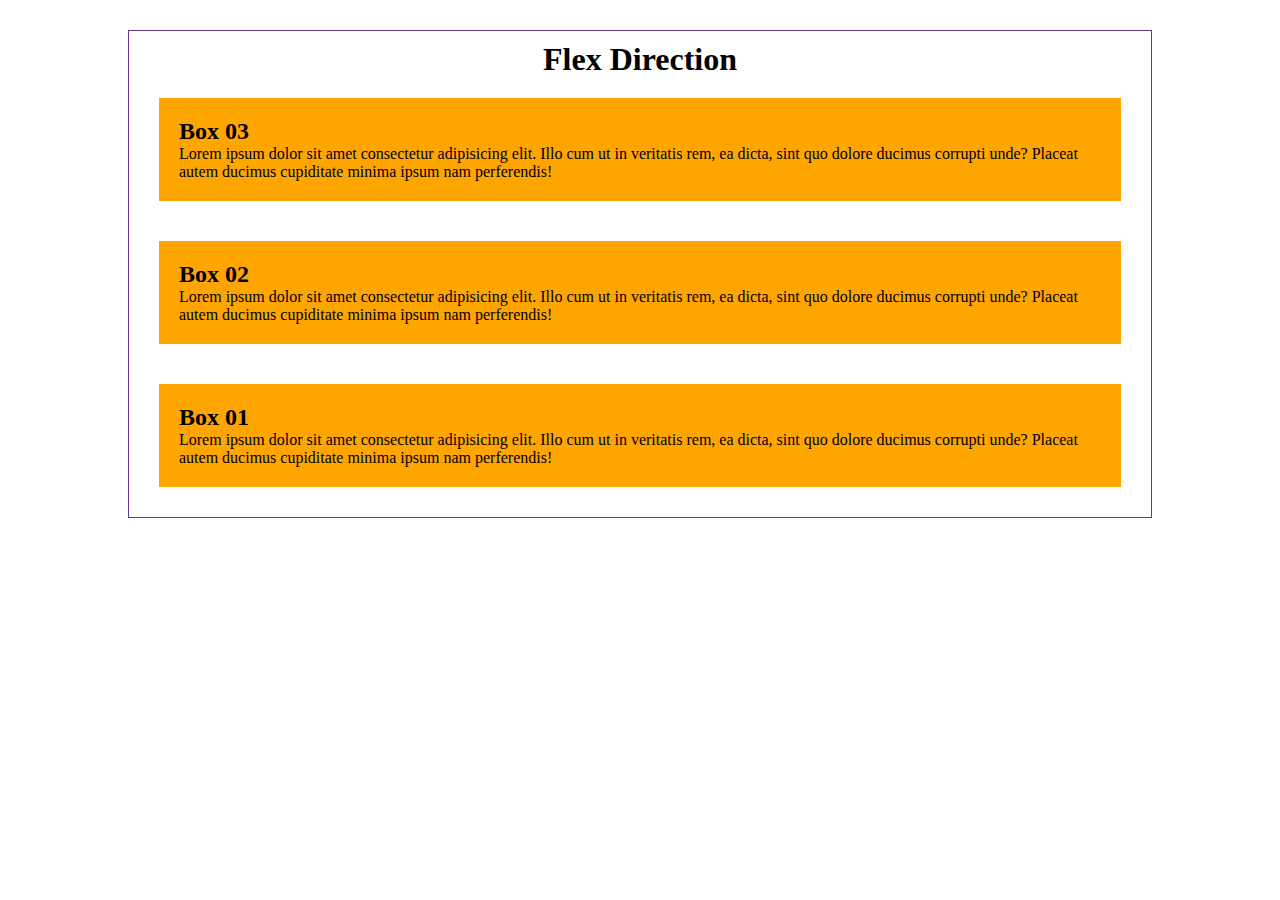
<file: 01.flex-direction/index.html>
<!DOCTYPE html>
<html lang="en">
<head>
    <meta charset="UTF-8">
    <meta name="viewport" content="width=device-width, initial-scale=1.0">
    <title>01. Flex Direction - Flexbox</title>
    <link rel="stylesheet" href="app.css">
</head>
<body>
    <!-- 
        Values 
        row
        row-reverse
        column
        column-reverse
     -->
     <div class="main">
        <h1>Flex Direction</h1>
        <div class="box">
            <div class="single-box">
                <h2>Box 01</h2>
                <p>
                    Lorem ipsum dolor sit amet consectetur adipisicing elit. Illo cum ut in veritatis rem, ea dicta, sint quo dolore ducimus corrupti unde? Placeat autem ducimus cupiditate minima ipsum nam perferendis!
                </p>
            </div>
            <div class="single-box">
                <h2>Box 02</h2>
                <p>
                    Lorem ipsum dolor sit amet consectetur adipisicing elit. Illo cum ut in veritatis rem, ea dicta, sint quo dolore ducimus corrupti unde? Placeat autem ducimus cupiditate minima ipsum nam perferendis!
                </p>
            </div>
            <div class="single-box">
                <h2>Box 03</h2>
                <p>
                    Lorem ipsum dolor sit amet consectetur adipisicing elit. Illo cum ut in veritatis rem, ea dicta, sint quo dolore ducimus corrupti unde? Placeat autem ducimus cupiditate minima ipsum nam perferendis!
                </p>
            </div>
        </div>
     </div>
</body>
</html>
</file>
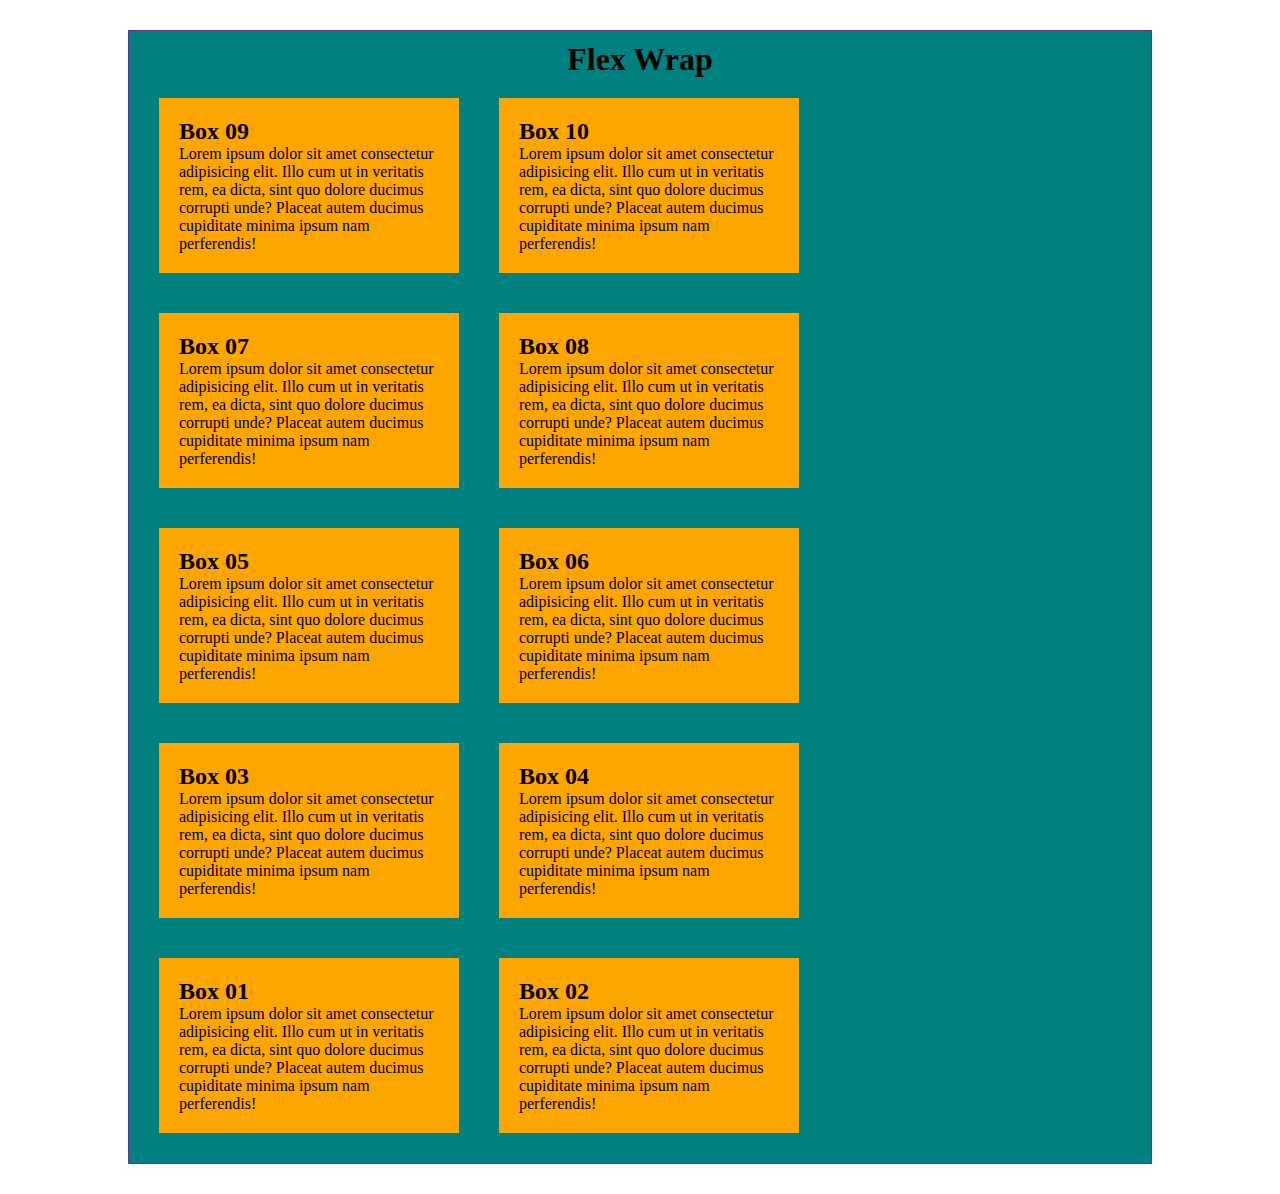
<file: 02.flex-wrap/index.html>
<!DOCTYPE html>
<html lang="en">
<head>
    <meta charset="UTF-8">
    <meta name="viewport" content="width=device-width, initial-scale=1.0">
    <title>02. Flex Wrap - Flexbox</title>
    <link rel="stylesheet" href="app.css">
</head>
<body>
    <!-- 
        Values 
        nowrap
        wrap
        wrap-reverse
     -->
     <div class="main">
        <h1>Flex Wrap</h1>
        <div class="box">
            <div class="single-box">
                <h2>Box 01</h2>
                <p>
                    Lorem ipsum dolor sit amet consectetur adipisicing elit. Illo cum ut in veritatis rem, ea dicta, sint quo dolore ducimus corrupti unde? Placeat autem ducimus cupiditate minima ipsum nam perferendis!
                </p>
            </div>
            <div class="single-box">
                <h2>Box 02</h2>
                <p>
                    Lorem ipsum dolor sit amet consectetur adipisicing elit. Illo cum ut in veritatis rem, ea dicta, sint quo dolore ducimus corrupti unde? Placeat autem ducimus cupiditate minima ipsum nam perferendis!
                </p>
            </div>
            <div class="single-box">
                <h2>Box 03</h2>
                <p>
                    Lorem ipsum dolor sit amet consectetur adipisicing elit. Illo cum ut in veritatis rem, ea dicta, sint quo dolore ducimus corrupti unde? Placeat autem ducimus cupiditate minima ipsum nam perferendis!
                </p>
            </div>
            <div class="single-box">
                <h2>Box 04</h2>
                <p>
                    Lorem ipsum dolor sit amet consectetur adipisicing elit. Illo cum ut in veritatis rem, ea dicta, sint quo dolore ducimus corrupti unde? Placeat autem ducimus cupiditate minima ipsum nam perferendis!
                </p>
            </div>
            <div class="single-box">
                <h2>Box 05</h2>
                <p>
                    Lorem ipsum dolor sit amet consectetur adipisicing elit. Illo cum ut in veritatis rem, ea dicta, sint quo dolore ducimus corrupti unde? Placeat autem ducimus cupiditate minima ipsum nam perferendis!
                </p>
            </div>
            <div class="single-box">
                <h2>Box 06</h2>
                <p>
                    Lorem ipsum dolor sit amet consectetur adipisicing elit. Illo cum ut in veritatis rem, ea dicta, sint quo dolore ducimus corrupti unde? Placeat autem ducimus cupiditate minima ipsum nam perferendis!
                </p>
            </div>
            <div class="single-box">
                <h2>Box 07</h2>
                <p>
                    Lorem ipsum dolor sit amet consectetur adipisicing elit. Illo cum ut in veritatis rem, ea dicta, sint quo dolore ducimus corrupti unde? Placeat autem ducimus cupiditate minima ipsum nam perferendis!
                </p>
            </div>
            <div class="single-box">
                <h2>Box 08</h2>
                <p>
                    Lorem ipsum dolor sit amet consectetur adipisicing elit. Illo cum ut in veritatis rem, ea dicta, sint quo dolore ducimus corrupti unde? Placeat autem ducimus cupiditate minima ipsum nam perferendis!
                </p>
            </div>
            <div class="single-box">
                <h2>Box 09</h2>
                <p>
                    Lorem ipsum dolor sit amet consectetur adipisicing elit. Illo cum ut in veritatis rem, ea dicta, sint quo dolore ducimus corrupti unde? Placeat autem ducimus cupiditate minima ipsum nam perferendis!
                </p>
            </div>
            <div class="single-box">
                <h2>Box 10</h2>
                <p>
                    Lorem ipsum dolor sit amet consectetur adipisicing elit. Illo cum ut in veritatis rem, ea dicta, sint quo dolore ducimus corrupti unde? Placeat autem ducimus cupiditate minima ipsum nam perferendis!
                </p>
            </div>
        </div>
     </div>
</body>
</html>
</file>
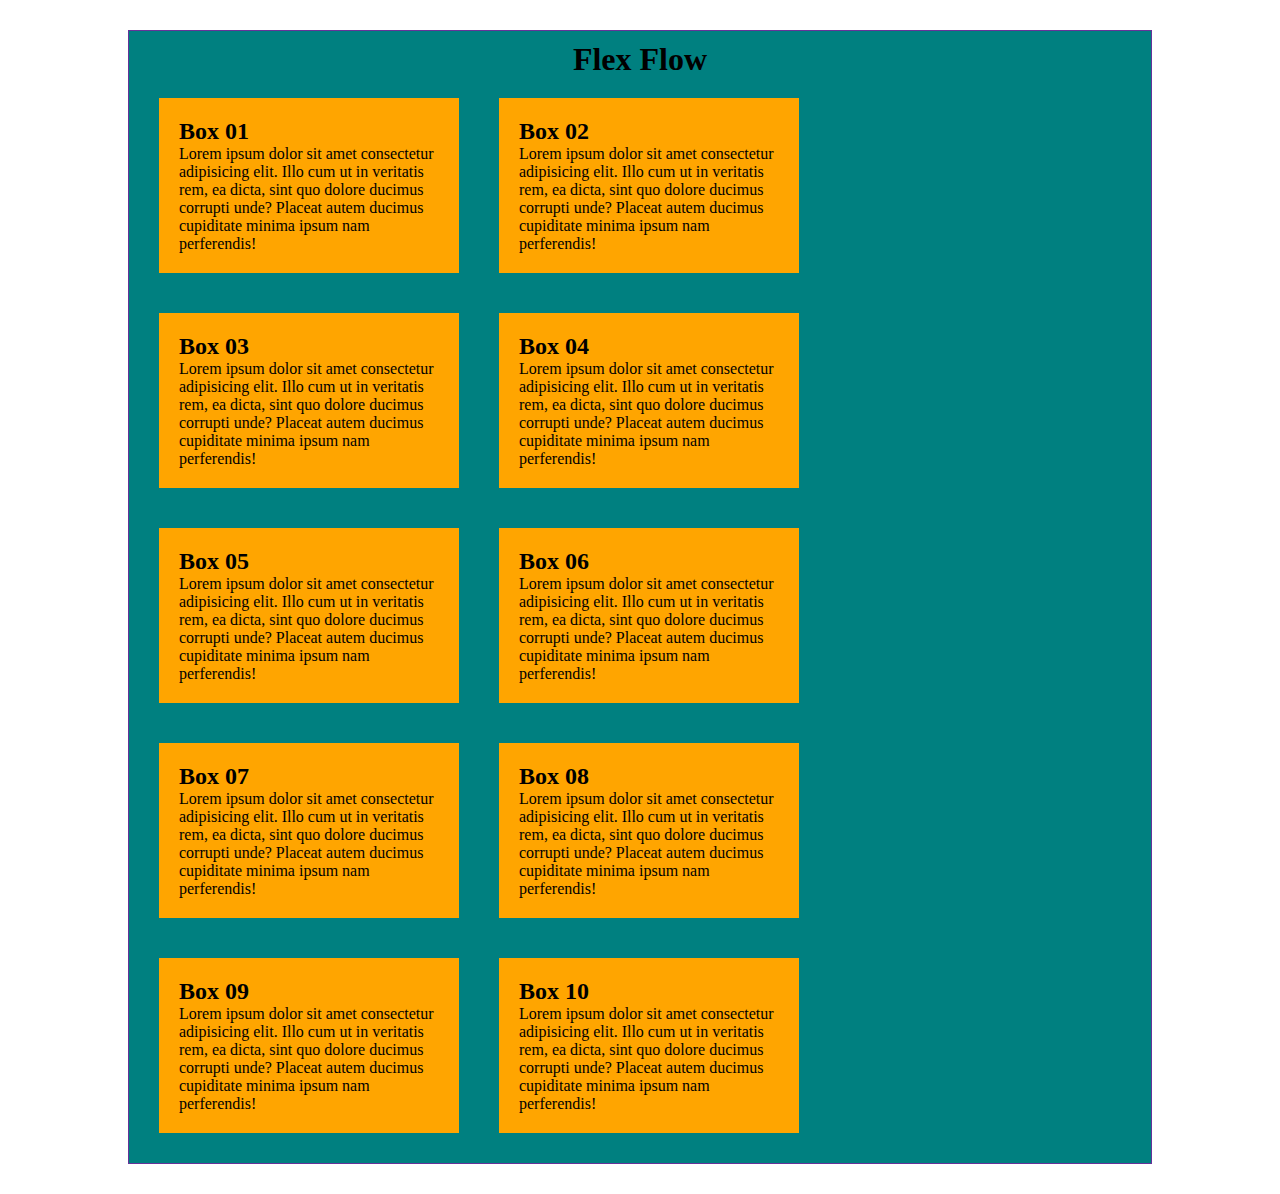
<file: 03.flex-flow/index.html>
<!DOCTYPE html>
<html lang="en">
<head>
    <meta charset="UTF-8">
    <meta name="viewport" content="width=device-width, initial-scale=1.0">
    <title>03. Flex Flow - Flexbox</title>
    <link rel="stylesheet" href="app.css">
</head>
<body>
    <!-- 
        Values 
        Direction + Wrap => Flow;
     -->
     <div class="main">
        <h1>Flex Flow</h1>
        <div class="box">
            <div class="single-box">
                <h2>Box 01</h2>
                <p>
                    Lorem ipsum dolor sit amet consectetur adipisicing elit. Illo cum ut in veritatis rem, ea dicta, sint quo dolore ducimus corrupti unde? Placeat autem ducimus cupiditate minima ipsum nam perferendis!
                </p>
            </div>
            <div class="single-box">
                <h2>Box 02</h2>
                <p>
                    Lorem ipsum dolor sit amet consectetur adipisicing elit. Illo cum ut in veritatis rem, ea dicta, sint quo dolore ducimus corrupti unde? Placeat autem ducimus cupiditate minima ipsum nam perferendis!
                </p>
            </div>
            <div class="single-box">
                <h2>Box 03</h2>
                <p>
                    Lorem ipsum dolor sit amet consectetur adipisicing elit. Illo cum ut in veritatis rem, ea dicta, sint quo dolore ducimus corrupti unde? Placeat autem ducimus cupiditate minima ipsum nam perferendis!
                </p>
            </div>
            <div class="single-box">
                <h2>Box 04</h2>
                <p>
                    Lorem ipsum dolor sit amet consectetur adipisicing elit. Illo cum ut in veritatis rem, ea dicta, sint quo dolore ducimus corrupti unde? Placeat autem ducimus cupiditate minima ipsum nam perferendis!
                </p>
            </div>
            <div class="single-box">
                <h2>Box 05</h2>
                <p>
                    Lorem ipsum dolor sit amet consectetur adipisicing elit. Illo cum ut in veritatis rem, ea dicta, sint quo dolore ducimus corrupti unde? Placeat autem ducimus cupiditate minima ipsum nam perferendis!
                </p>
            </div>
            <div class="single-box">
                <h2>Box 06</h2>
                <p>
                    Lorem ipsum dolor sit amet consectetur adipisicing elit. Illo cum ut in veritatis rem, ea dicta, sint quo dolore ducimus corrupti unde? Placeat autem ducimus cupiditate minima ipsum nam perferendis!
                </p>
            </div>
            <div class="single-box">
                <h2>Box 07</h2>
                <p>
                    Lorem ipsum dolor sit amet consectetur adipisicing elit. Illo cum ut in veritatis rem, ea dicta, sint quo dolore ducimus corrupti unde? Placeat autem ducimus cupiditate minima ipsum nam perferendis!
                </p>
            </div>
            <div class="single-box">
                <h2>Box 08</h2>
                <p>
                    Lorem ipsum dolor sit amet consectetur adipisicing elit. Illo cum ut in veritatis rem, ea dicta, sint quo dolore ducimus corrupti unde? Placeat autem ducimus cupiditate minima ipsum nam perferendis!
                </p>
            </div>
            <div class="single-box">
                <h2>Box 09</h2>
                <p>
                    Lorem ipsum dolor sit amet consectetur adipisicing elit. Illo cum ut in veritatis rem, ea dicta, sint quo dolore ducimus corrupti unde? Placeat autem ducimus cupiditate minima ipsum nam perferendis!
                </p>
            </div>
            <div class="single-box">
                <h2>Box 10</h2>
                <p>
                    Lorem ipsum dolor sit amet consectetur adipisicing elit. Illo cum ut in veritatis rem, ea dicta, sint quo dolore ducimus corrupti unde? Placeat autem ducimus cupiditate minima ipsum nam perferendis!
                </p>
            </div>
        </div>
     </div>
</body>
</html>
</file>
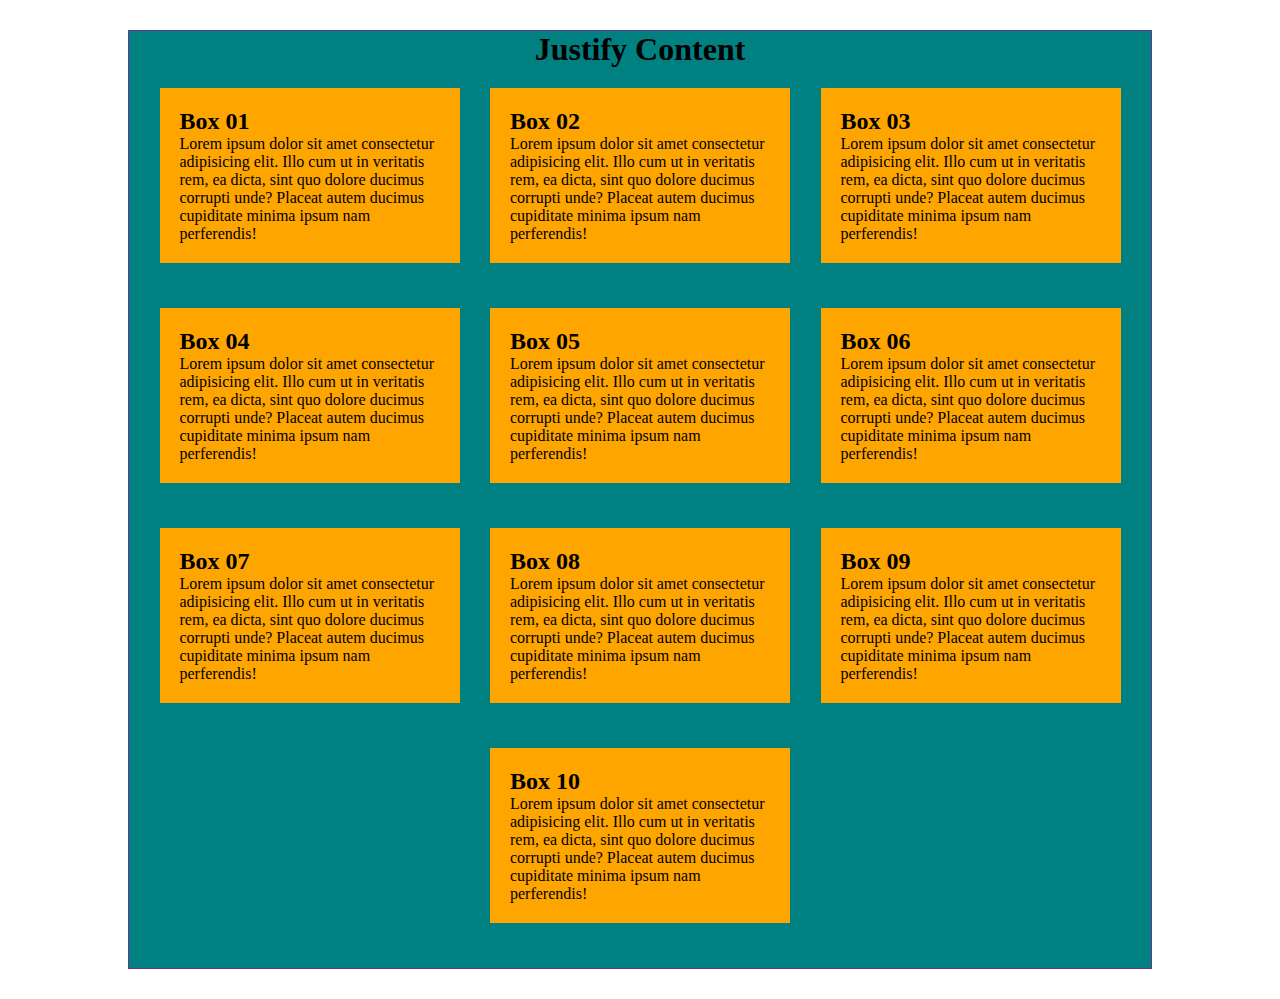
<file: 04.justify-content/index.html>
<!DOCTYPE html>
<html lang="en">
<head>
    <meta charset="UTF-8">
    <meta name="viewport" content="width=device-width, initial-scale=1.0">
    <title>04. Justify Content - Flexbox</title>
    <link rel="stylesheet" href="app.css">
</head>
<body>
    <!-- 
        Values 
        flex-start
        center
        flex-end
        space-around
        space-between
        space-evenly
     -->
     <div class="main">
        <h1>Justify Content</h1>
        <div class="box">
            <div class="single-box">
                <h2>Box 01</h2>
                <p>
                    Lorem ipsum dolor sit amet consectetur adipisicing elit. Illo cum ut in veritatis rem, ea dicta, sint quo dolore ducimus corrupti unde? Placeat autem ducimus cupiditate minima ipsum nam perferendis!
                </p>
            </div>
            <div class="single-box">
                <h2>Box 02</h2>
                <p>
                    Lorem ipsum dolor sit amet consectetur adipisicing elit. Illo cum ut in veritatis rem, ea dicta, sint quo dolore ducimus corrupti unde? Placeat autem ducimus cupiditate minima ipsum nam perferendis!
                </p>
            </div>
            <div class="single-box">
                <h2>Box 03</h2>
                <p>
                    Lorem ipsum dolor sit amet consectetur adipisicing elit. Illo cum ut in veritatis rem, ea dicta, sint quo dolore ducimus corrupti unde? Placeat autem ducimus cupiditate minima ipsum nam perferendis!
                </p>
            </div>
            <div class="single-box">
                <h2>Box 04</h2>
                <p>
                    Lorem ipsum dolor sit amet consectetur adipisicing elit. Illo cum ut in veritatis rem, ea dicta, sint quo dolore ducimus corrupti unde? Placeat autem ducimus cupiditate minima ipsum nam perferendis!
                </p>
            </div>
            <div class="single-box">
                <h2>Box 05</h2>
                <p>
                    Lorem ipsum dolor sit amet consectetur adipisicing elit. Illo cum ut in veritatis rem, ea dicta, sint quo dolore ducimus corrupti unde? Placeat autem ducimus cupiditate minima ipsum nam perferendis!
                </p>
            </div>
            <div class="single-box">
                <h2>Box 06</h2>
                <p>
                    Lorem ipsum dolor sit amet consectetur adipisicing elit. Illo cum ut in veritatis rem, ea dicta, sint quo dolore ducimus corrupti unde? Placeat autem ducimus cupiditate minima ipsum nam perferendis!
                </p>
            </div>
            <div class="single-box">
                <h2>Box 07</h2>
                <p>
                    Lorem ipsum dolor sit amet consectetur adipisicing elit. Illo cum ut in veritatis rem, ea dicta, sint quo dolore ducimus corrupti unde? Placeat autem ducimus cupiditate minima ipsum nam perferendis!
                </p>
            </div>
            <div class="single-box">
                <h2>Box 08</h2>
                <p>
                    Lorem ipsum dolor sit amet consectetur adipisicing elit. Illo cum ut in veritatis rem, ea dicta, sint quo dolore ducimus corrupti unde? Placeat autem ducimus cupiditate minima ipsum nam perferendis!
                </p>
            </div>
            <div class="single-box">
                <h2>Box 09</h2>
                <p>
                    Lorem ipsum dolor sit amet consectetur adipisicing elit. Illo cum ut in veritatis rem, ea dicta, sint quo dolore ducimus corrupti unde? Placeat autem ducimus cupiditate minima ipsum nam perferendis!
                </p>
            </div>
            <div class="single-box">
                <h2>Box 10</h2>
                <p>
                    Lorem ipsum dolor sit amet consectetur adipisicing elit. Illo cum ut in veritatis rem, ea dicta, sint quo dolore ducimus corrupti unde? Placeat autem ducimus cupiditate minima ipsum nam perferendis!
                </p>
            </div>
        </div>
     </div>
</body>
</html>
</file>
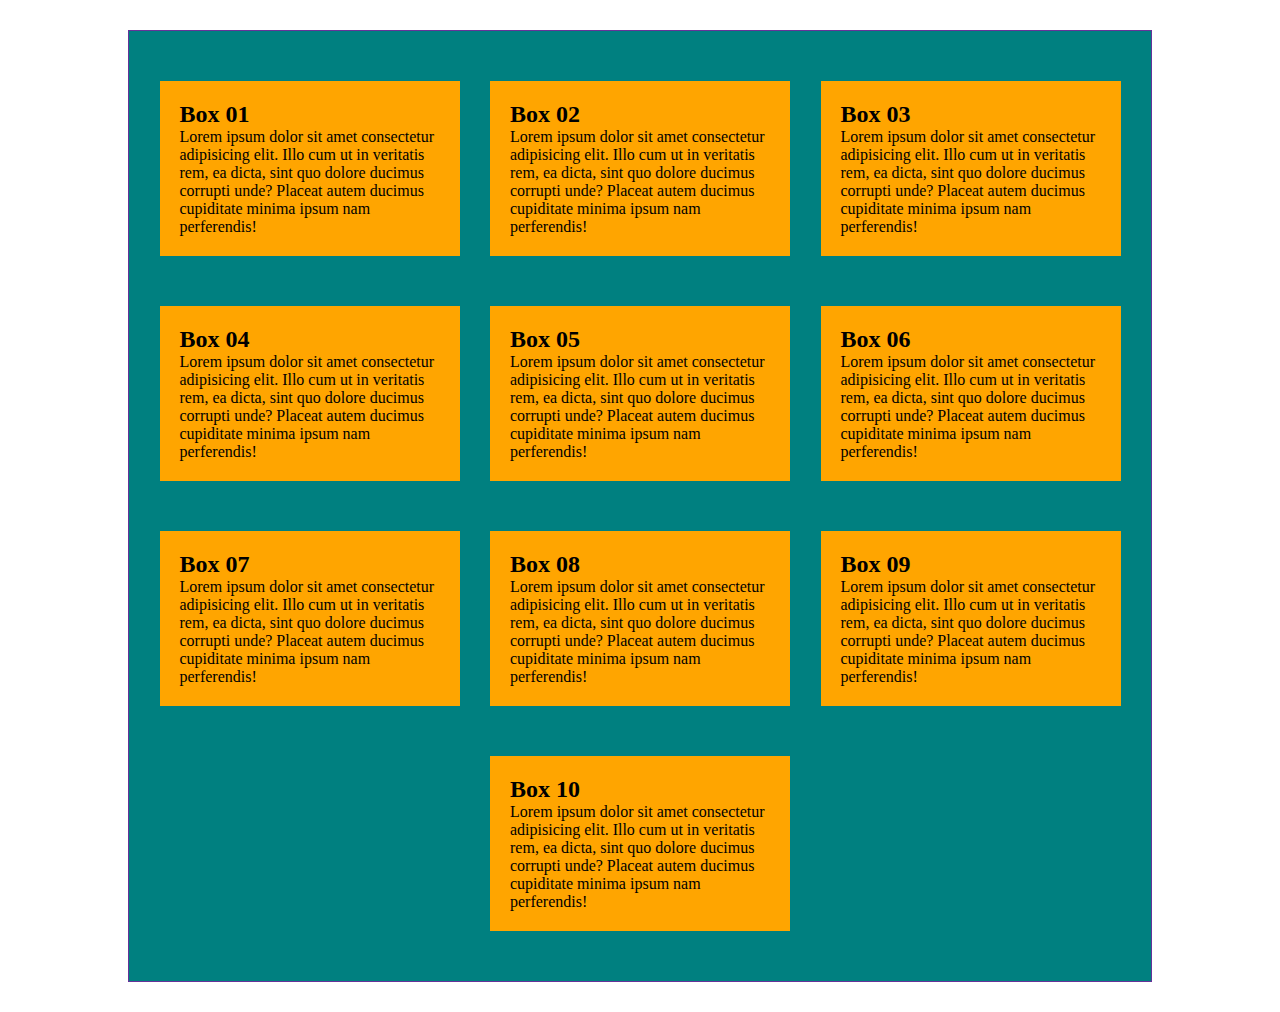
<file: 05.align-content/index.html>
<!DOCTYPE html>
<html lang="en">
<head>
    <meta charset="UTF-8">
    <meta name="viewport" content="width=device-width, initial-scale=1.0">
    <title>05. Align Content - Flexbox</title>
    <link rel="stylesheet" href="app.css">
</head>
<body>
    <!-- 
        Values 
        flex-start
        center
        flex-end
        space-around
        space-between
        space-evenly
     -->
     <div class="main">
        <!-- <h1>Align Content</h1> -->
        <div class="box">
            <div class="single-box">
                <h2>Box 01</h2>
                <p>
                    Lorem ipsum dolor sit amet consectetur adipisicing elit. Illo cum ut in veritatis rem, ea dicta, sint quo dolore ducimus corrupti unde? Placeat autem ducimus cupiditate minima ipsum nam perferendis!
                </p>
            </div>
            <div class="single-box">
                <h2>Box 02</h2>
                <p>
                    Lorem ipsum dolor sit amet consectetur adipisicing elit. Illo cum ut in veritatis rem, ea dicta, sint quo dolore ducimus corrupti unde? Placeat autem ducimus cupiditate minima ipsum nam perferendis!
                </p>
            </div>
            <div class="single-box">
                <h2>Box 03</h2>
                <p>
                    Lorem ipsum dolor sit amet consectetur adipisicing elit. Illo cum ut in veritatis rem, ea dicta, sint quo dolore ducimus corrupti unde? Placeat autem ducimus cupiditate minima ipsum nam perferendis!
                </p>
            </div>
            <div class="single-box">
                <h2>Box 04</h2>
                <p>
                    Lorem ipsum dolor sit amet consectetur adipisicing elit. Illo cum ut in veritatis rem, ea dicta, sint quo dolore ducimus corrupti unde? Placeat autem ducimus cupiditate minima ipsum nam perferendis!
                </p>
            </div>
            <div class="single-box">
                <h2>Box 05</h2>
                <p>
                    Lorem ipsum dolor sit amet consectetur adipisicing elit. Illo cum ut in veritatis rem, ea dicta, sint quo dolore ducimus corrupti unde? Placeat autem ducimus cupiditate minima ipsum nam perferendis!
                </p>
            </div>
            <div class="single-box">
                <h2>Box 06</h2>
                <p>
                    Lorem ipsum dolor sit amet consectetur adipisicing elit. Illo cum ut in veritatis rem, ea dicta, sint quo dolore ducimus corrupti unde? Placeat autem ducimus cupiditate minima ipsum nam perferendis!
                </p>
            </div>
            <div class="single-box">
                <h2>Box 07</h2>
                <p>
                    Lorem ipsum dolor sit amet consectetur adipisicing elit. Illo cum ut in veritatis rem, ea dicta, sint quo dolore ducimus corrupti unde? Placeat autem ducimus cupiditate minima ipsum nam perferendis!
                </p>
            </div>
            <div class="single-box">
                <h2>Box 08</h2>
                <p>
                    Lorem ipsum dolor sit amet consectetur adipisicing elit. Illo cum ut in veritatis rem, ea dicta, sint quo dolore ducimus corrupti unde? Placeat autem ducimus cupiditate minima ipsum nam perferendis!
                </p>
            </div>
            <div class="single-box">
                <h2>Box 09</h2>
                <p>
                    Lorem ipsum dolor sit amet consectetur adipisicing elit. Illo cum ut in veritatis rem, ea dicta, sint quo dolore ducimus corrupti unde? Placeat autem ducimus cupiditate minima ipsum nam perferendis!
                </p>
            </div>
            <div class="single-box">
                <h2>Box 10</h2>
                <p>
                    Lorem ipsum dolor sit amet consectetur adipisicing elit. Illo cum ut in veritatis rem, ea dicta, sint quo dolore ducimus corrupti unde? Placeat autem ducimus cupiditate minima ipsum nam perferendis!
                </p>
            </div>
        </div>
     </div>
</body>
</html>
</file>
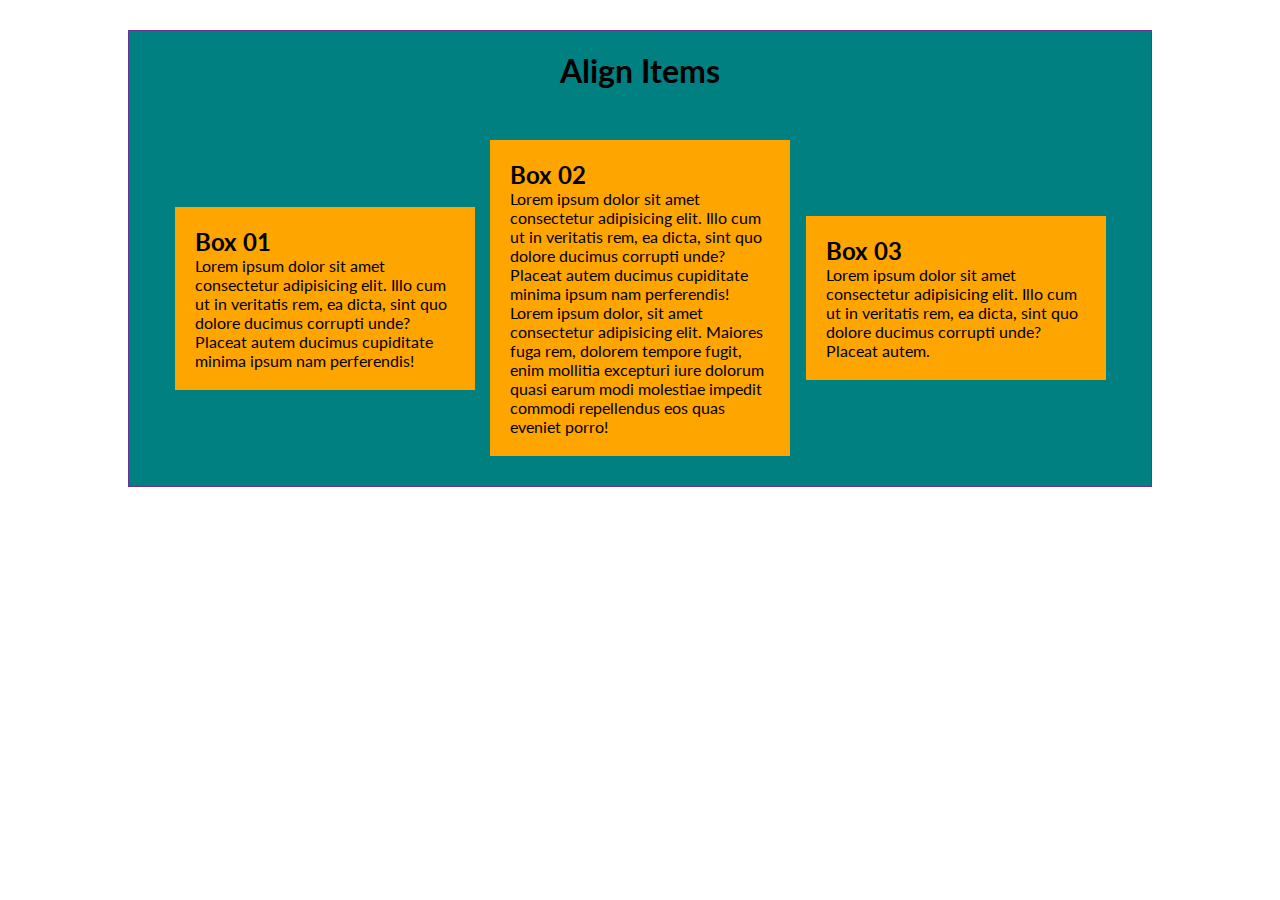
<file: 06.align-items/index.html>
<!DOCTYPE html>
<html lang="en">
<head>
    <meta charset="UTF-8">
    <meta name="viewport" content="width=device-width, initial-scale=1.0">
    <title>06. Align Items - Flexbox</title>
    <link rel="stylesheet" href="app.css">
</head>
<body>
    <!-- 
        Values 
        flex-start
        center
        flex-end
        stretch
     -->
     <div class="main">
        <h1>Align Items</h1>
        <div class="box">
            <div class="single-box">
                <h2>Box 01</h2>
                <p>
                    Lorem ipsum dolor sit amet consectetur adipisicing elit. Illo cum ut in veritatis rem, ea dicta, sint quo dolore ducimus corrupti unde? Placeat autem ducimus cupiditate minima ipsum nam perferendis!
                </p>
            </div>
            <div class="single-box">
                <h2>Box 02</h2>
                <p>
                    Lorem ipsum dolor sit amet consectetur adipisicing elit. Illo cum ut in veritatis rem, ea dicta, sint quo dolore ducimus corrupti unde? Placeat autem ducimus cupiditate minima ipsum nam perferendis! Lorem ipsum dolor, sit amet consectetur adipisicing elit. Maiores fuga rem, dolorem tempore fugit, enim mollitia excepturi iure dolorum quasi earum modi molestiae impedit commodi repellendus eos quas eveniet porro!
                </p>
            </div>
            <div class="single-box">
                <h2>Box 03</h2>
                <p>
                    Lorem ipsum dolor sit amet consectetur adipisicing elit. Illo cum ut in veritatis rem, ea dicta, sint quo dolore ducimus corrupti unde? Placeat autem.
                </p>
            </div>
        </div>
     </div>
</body>
</html>
</file>
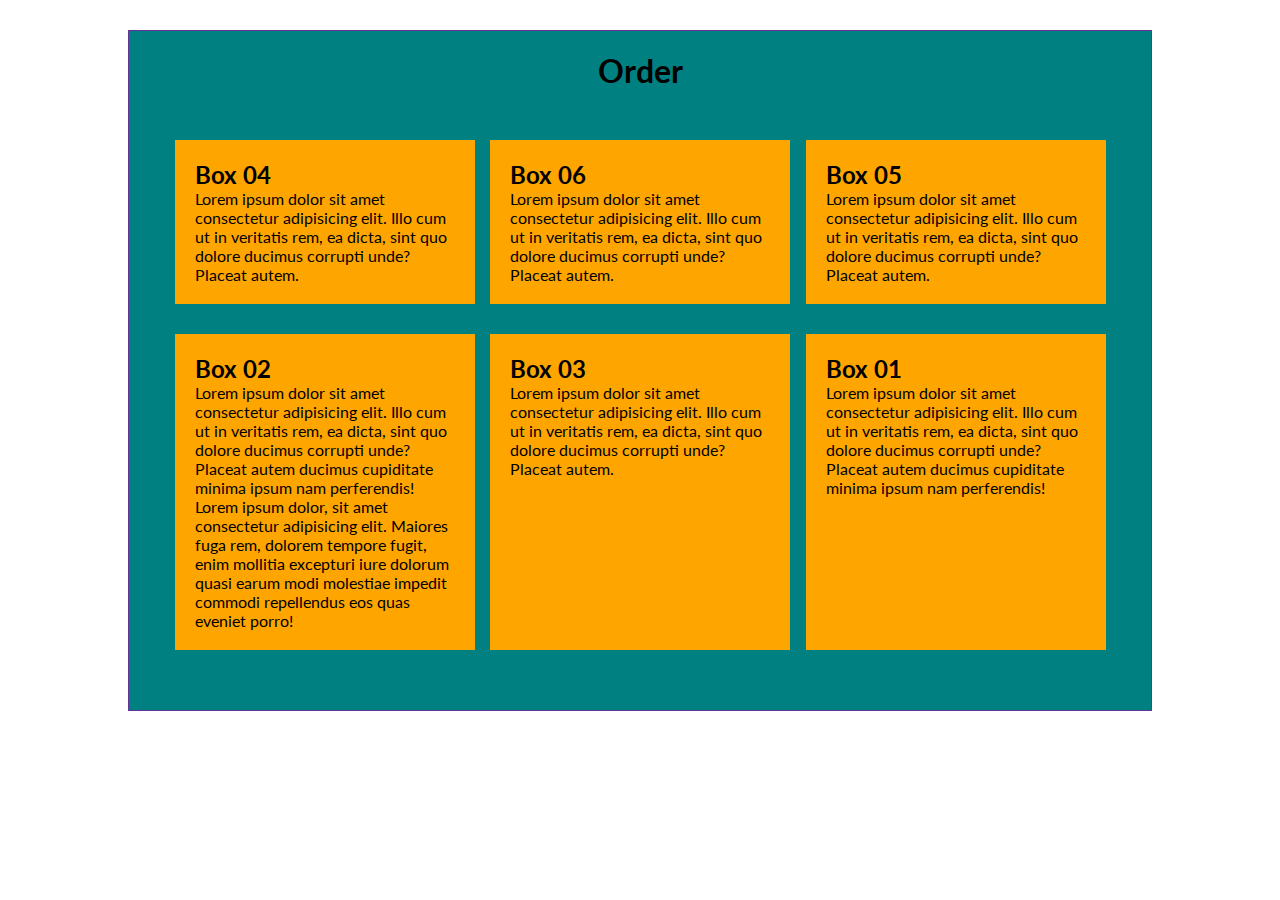
<file: 07.order/index.html>
<!DOCTYPE html>
<html lang="en">
<head>
    <meta charset="UTF-8">
    <meta name="viewport" content="width=device-width, initial-scale=1.0">
    <title>07. Order - Flexbox</title>
    <link rel="stylesheet" href="app.css">
</head>
<body>
    <!-- 
        Values 
        order
     -->
     <div class="main">
        <h1>Order</h1>
        <div class="box">
            <div class="single-box box-one">
                <h2>Box 01</h2>
                <p>
                    Lorem ipsum dolor sit amet consectetur adipisicing elit. Illo cum ut in veritatis rem, ea dicta, sint quo dolore ducimus corrupti unde? Placeat autem ducimus cupiditate minima ipsum nam perferendis!
                </p>
            </div>
            <div class="single-box box-two">
                <h2>Box 02</h2>
                <p>
                    Lorem ipsum dolor sit amet consectetur adipisicing elit. Illo cum ut in veritatis rem, ea dicta, sint quo dolore ducimus corrupti unde? Placeat autem ducimus cupiditate minima ipsum nam perferendis! Lorem ipsum dolor, sit amet consectetur adipisicing elit. Maiores fuga rem, dolorem tempore fugit, enim mollitia excepturi iure dolorum quasi earum modi molestiae impedit commodi repellendus eos quas eveniet porro!
                </p>
            </div>
            <div class="single-box box-three">
                <h2>Box 03</h2>
                <p>
                    Lorem ipsum dolor sit amet consectetur adipisicing elit. Illo cum ut in veritatis rem, ea dicta, sint quo dolore ducimus corrupti unde? Placeat autem.
                </p>
            </div>
            <div class="single-box box-four">
                <h2>Box 04</h2>
                <p>
                    Lorem ipsum dolor sit amet consectetur adipisicing elit. Illo cum ut in veritatis rem, ea dicta, sint quo dolore ducimus corrupti unde? Placeat autem.
                </p>
            </div>
            <div class="single-box box-five">
                <h2>Box 05</h2>
                <p>
                    Lorem ipsum dolor sit amet consectetur adipisicing elit. Illo cum ut in veritatis rem, ea dicta, sint quo dolore ducimus corrupti unde? Placeat autem.
                </p>
            </div>
            <div class="single-box box-six">
                <h2>Box 06</h2>
                <p>
                    Lorem ipsum dolor sit amet consectetur adipisicing elit. Illo cum ut in veritatis rem, ea dicta, sint quo dolore ducimus corrupti unde? Placeat autem.
                </p>
            </div>
        </div>
     </div>
</body>
</html>
</file>
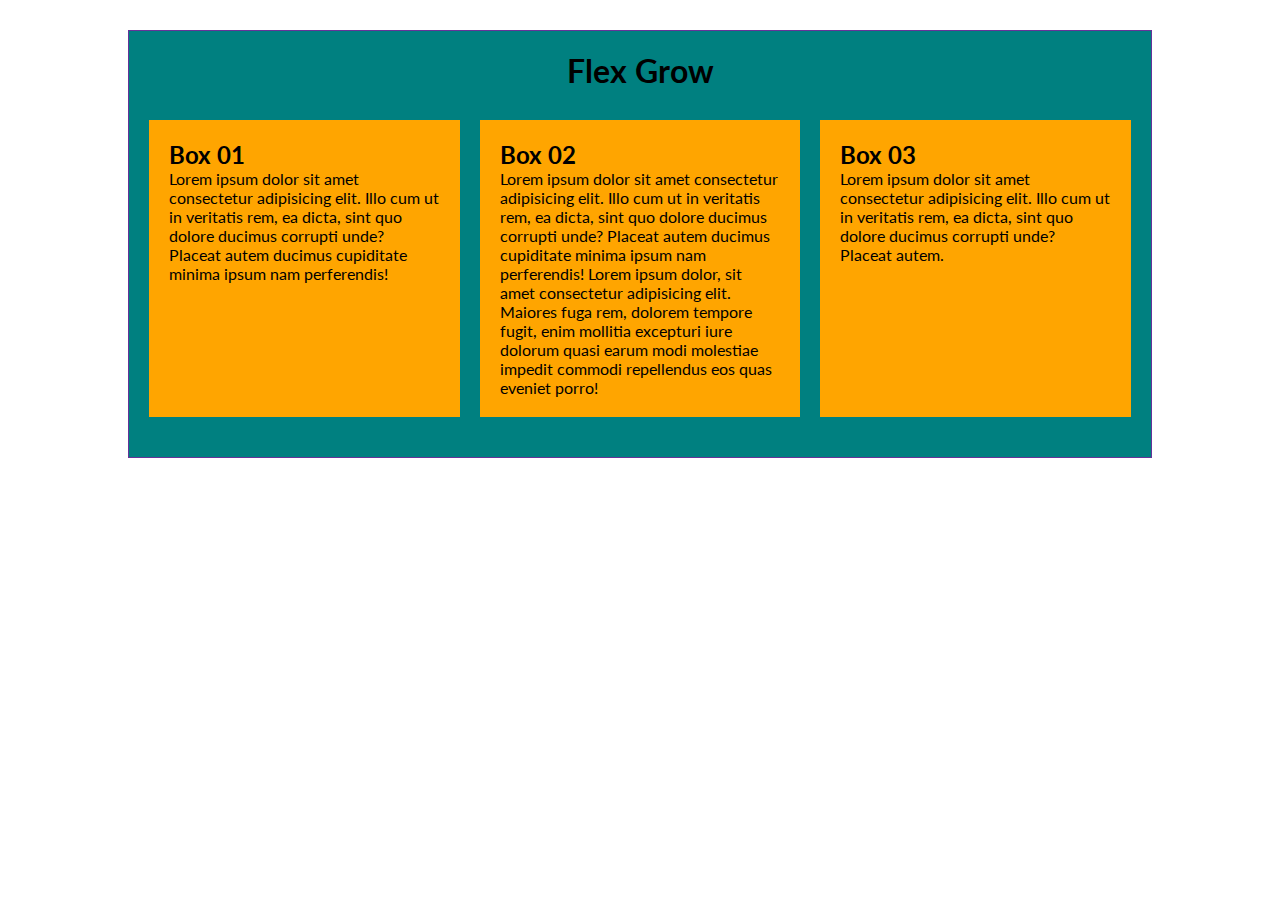
<file: 08.flex-grow/index.html>
<!DOCTYPE html>
<html lang="en">
<head>
    <meta charset="UTF-8">
    <meta name="viewport" content="width=device-width, initial-scale=1.0">
    <title>08. Flex Grow - Flexbox</title>
    <link rel="stylesheet" href="app.css">
</head>
<body>
    <!-- 
        Values 
        flex-grow
     -->
     <div class="main">
        <h1>Flex Grow</h1>
        <div class="box">
            <div class="single-box box-one">
                <h2>Box 01</h2>
                <p>
                    Lorem ipsum dolor sit amet consectetur adipisicing elit. Illo cum ut in veritatis rem, ea dicta, sint quo dolore ducimus corrupti unde? Placeat autem ducimus cupiditate minima ipsum nam perferendis!
                </p>
            </div>
            <div class="single-box box-two">
                <h2>Box 02</h2>
                <p>
                    Lorem ipsum dolor sit amet consectetur adipisicing elit. Illo cum ut in veritatis rem, ea dicta, sint quo dolore ducimus corrupti unde? Placeat autem ducimus cupiditate minima ipsum nam perferendis! Lorem ipsum dolor, sit amet consectetur adipisicing elit. Maiores fuga rem, dolorem tempore fugit, enim mollitia excepturi iure dolorum quasi earum modi molestiae impedit commodi repellendus eos quas eveniet porro!
                </p>
            </div>
            <div class="single-box box-three">
                <h2>Box 03</h2>
                <p>
                    Lorem ipsum dolor sit amet consectetur adipisicing elit. Illo cum ut in veritatis rem, ea dicta, sint quo dolore ducimus corrupti unde? Placeat autem.
                </p>
            </div>
        </div>
     </div>
</body>
</html>
</file>
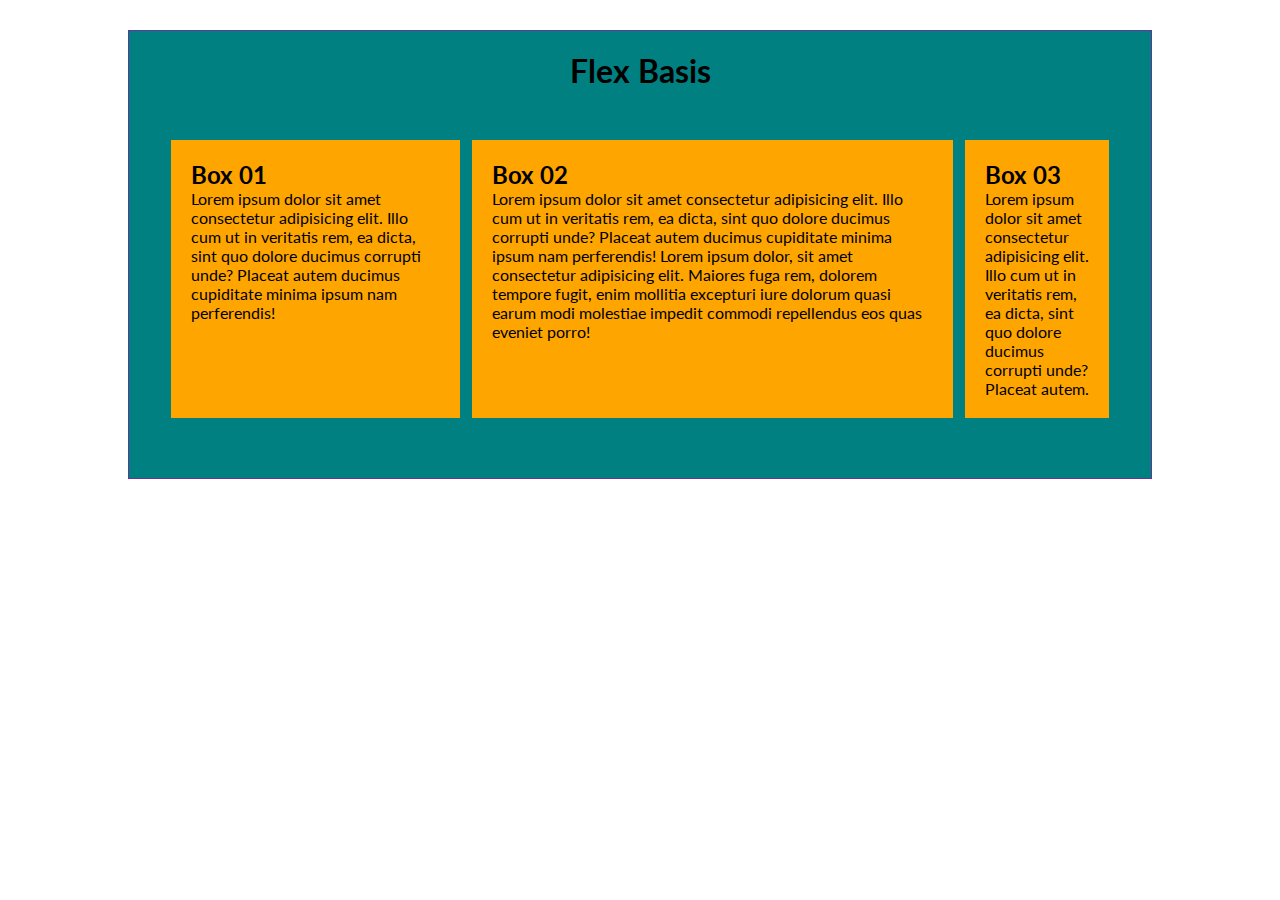
<file: 09.flex-basis/index.html>
<!DOCTYPE html>
<html lang="en">
<head>
    <meta charset="UTF-8">
    <meta name="viewport" content="width=device-width, initial-scale=1.0">
    <title>09. Flex Basis - Flexbox</title>
    <link rel="stylesheet" href="app.css">
</head>
<body>
     <div class="main">
        <h1>Flex Basis</h1>
        <div class="box">
            <div class="single-box box-one">
                <h2>Box 01</h2>
                <p>
                    Lorem ipsum dolor sit amet consectetur adipisicing elit. Illo cum ut in veritatis rem, ea dicta, sint quo dolore ducimus corrupti unde? Placeat autem ducimus cupiditate minima ipsum nam perferendis!
                </p>
            </div>
            <div class="single-box box-two">
                <h2>Box 02</h2>
                <p>
                    Lorem ipsum dolor sit amet consectetur adipisicing elit. Illo cum ut in veritatis rem, ea dicta, sint quo dolore ducimus corrupti unde? Placeat autem ducimus cupiditate minima ipsum nam perferendis! Lorem ipsum dolor, sit amet consectetur adipisicing elit. Maiores fuga rem, dolorem tempore fugit, enim mollitia excepturi iure dolorum quasi earum modi molestiae impedit commodi repellendus eos quas eveniet porro!
                </p>
            </div>
            <div class="single-box box-three">
                <h2>Box 03</h2>
                <p>
                    Lorem ipsum dolor sit amet consectetur adipisicing elit. Illo cum ut in veritatis rem, ea dicta, sint quo dolore ducimus corrupti unde? Placeat autem.
                </p>
            </div>
        </div>
     </div>
</body>
</html>
</file>
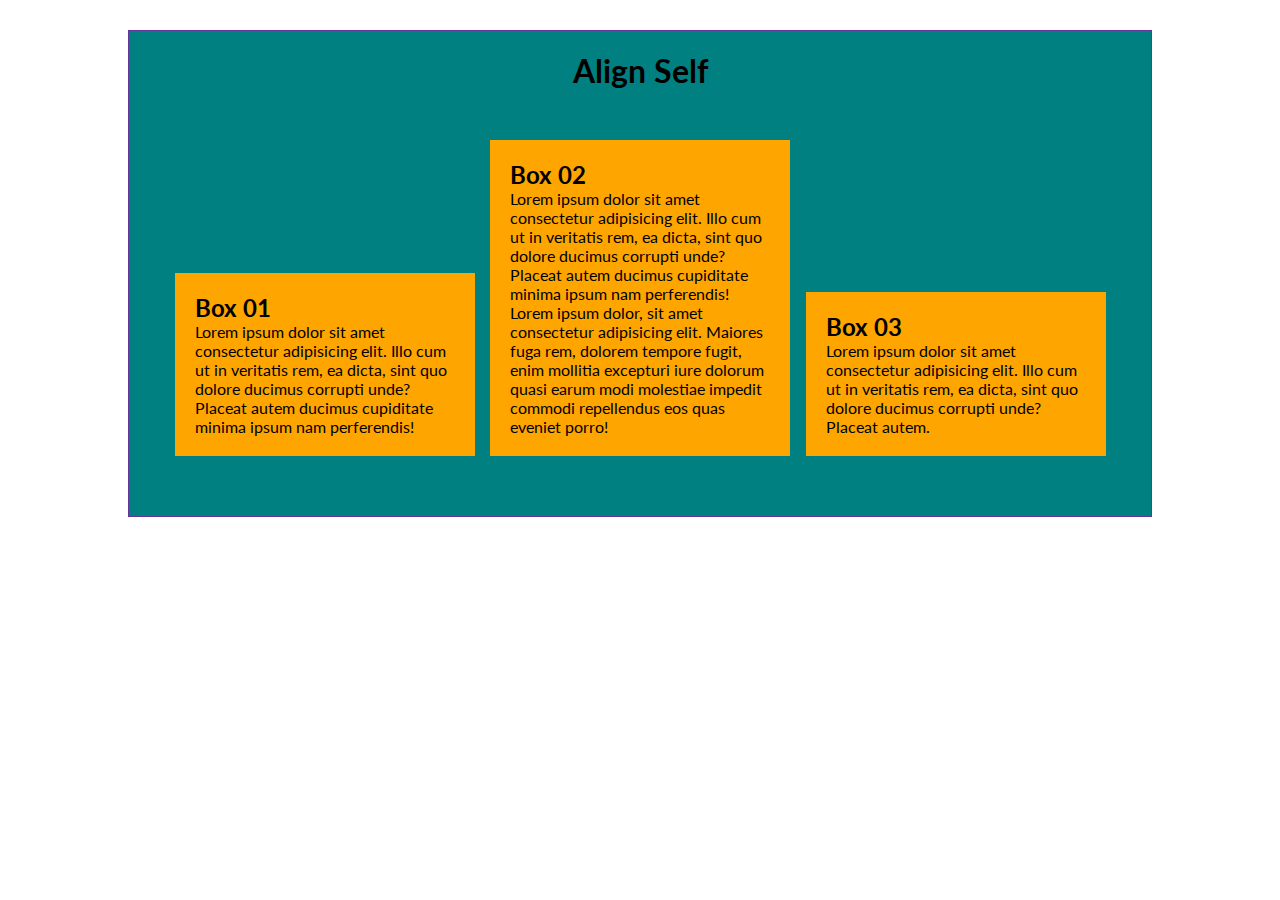
<file: 10.align-self/index.html>
<!DOCTYPE html>
<html lang="en">
<head>
    <meta charset="UTF-8">
    <meta name="viewport" content="width=device-width, initial-scale=1.0">
    <title>10. Align Self - Flexbox</title>
    <link rel="stylesheet" href="app.css">
</head>
<body>
     <div class="main">
        <h1>Align Self</h1>
        <div class="box">
            <div class="single-box box-one">
                <h2>Box 01</h2>
                <p>
                    Lorem ipsum dolor sit amet consectetur adipisicing elit. Illo cum ut in veritatis rem, ea dicta, sint quo dolore ducimus corrupti unde? Placeat autem ducimus cupiditate minima ipsum nam perferendis!
                </p>
            </div>
            <div class="single-box box-two">
                <h2>Box 02</h2>
                <p>
                    Lorem ipsum dolor sit amet consectetur adipisicing elit. Illo cum ut in veritatis rem, ea dicta, sint quo dolore ducimus corrupti unde? Placeat autem ducimus cupiditate minima ipsum nam perferendis! Lorem ipsum dolor, sit amet consectetur adipisicing elit. Maiores fuga rem, dolorem tempore fugit, enim mollitia excepturi iure dolorum quasi earum modi molestiae impedit commodi repellendus eos quas eveniet porro!
                </p>
            </div>
            <div class="single-box box-three">
                <h2>Box 03</h2>
                <p>
                    Lorem ipsum dolor sit amet consectetur adipisicing elit. Illo cum ut in veritatis rem, ea dicta, sint quo dolore ducimus corrupti unde? Placeat autem.
                </p>
            </div>
        </div>
     </div>
</body>
</html>
</file>
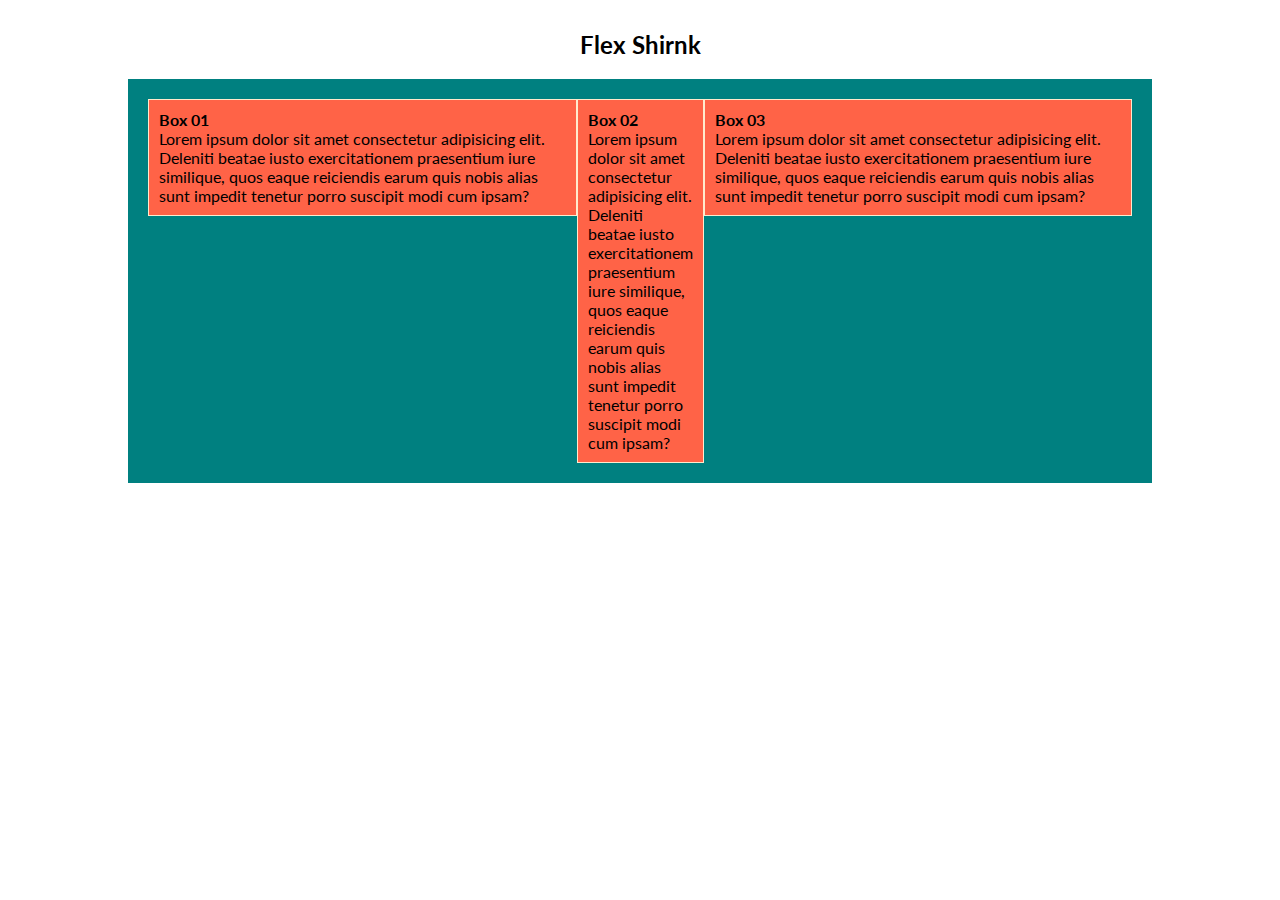
<file: 11.flex-shrink/index.html>
<!DOCTYPE html>
<html lang="en">
<head>
    <meta charset="UTF-8">
    <meta name="viewport" content="width=device-width, initial-scale=1.0">
    <title>11 Flex Shirnk - Flexbox</title>
    <link rel="stylesheet" href="style.css">
</head>
<body>
    <div class="main">
        <h2>Flex Shirnk</h2>
        <div class="box">
            <div class="single-box">
                <h4>Box 01</h4>
                <p>
                    Lorem ipsum dolor sit amet consectetur adipisicing elit. Deleniti beatae iusto exercitationem praesentium iure similique, quos eaque reiciendis earum quis nobis alias sunt impedit tenetur porro suscipit modi cum ipsam?
                </p>
            </div>
            <div class="single-box">
                <h4>Box 02</h4>
                <p>
                    Lorem ipsum dolor sit amet consectetur adipisicing elit. Deleniti beatae iusto exercitationem praesentium iure similique, quos eaque reiciendis earum quis nobis alias sunt impedit tenetur porro suscipit modi cum ipsam?
                </p>
            </div>
            <div class="single-box">
                <h4>Box 03</h4>
                <p>
                    Lorem ipsum dolor sit amet consectetur adipisicing elit. Deleniti beatae iusto exercitationem praesentium iure similique, quos eaque reiciendis earum quis nobis alias sunt impedit tenetur porro suscipit modi cum ipsam?
                </p>
            </div>
        </div>
    </div>
</body>
</html>
</file>
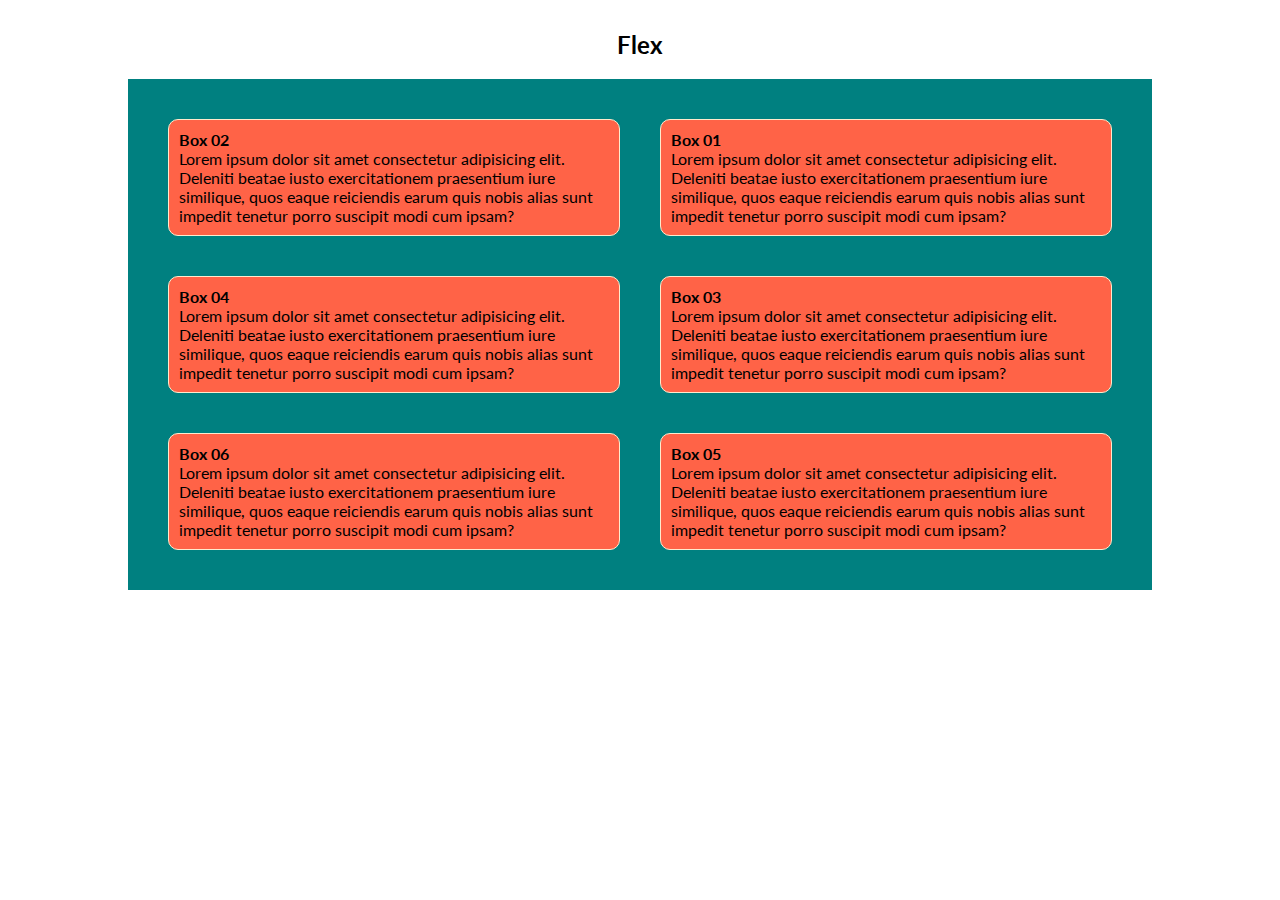
<file: 12.flex/index.html>
<!DOCTYPE html>
<html lang="en">
<head>
    <meta charset="UTF-8">
    <meta name="viewport" content="width=device-width, initial-scale=1.0">
    <title>12 Flex - Flexbox</title>
    <link rel="stylesheet" href="style.css">
</head>
<body>
    <div class="main">
        <h2>Flex</h2>
        <div class="box">
            <div class="single-box">
                <h4>Box 01</h4>
                <p>
                    Lorem ipsum dolor sit amet consectetur adipisicing elit. Deleniti beatae iusto exercitationem praesentium iure similique, quos eaque reiciendis earum quis nobis alias sunt impedit tenetur porro suscipit modi cum ipsam?
                </p>
            </div>
            <div class="single-box">
                <h4>Box 02</h4>
                <p>
                    Lorem ipsum dolor sit amet consectetur adipisicing elit. Deleniti beatae iusto exercitationem praesentium iure similique, quos eaque reiciendis earum quis nobis alias sunt impedit tenetur porro suscipit modi cum ipsam?
                </p>
            </div>
            <div class="single-box">
                <h4>Box 03</h4>
                <p>
                    Lorem ipsum dolor sit amet consectetur adipisicing elit. Deleniti beatae iusto exercitationem praesentium iure similique, quos eaque reiciendis earum quis nobis alias sunt impedit tenetur porro suscipit modi cum ipsam?
                </p>
            </div>
            <div class="single-box">
                <h4>Box 04</h4>
                <p>
                    Lorem ipsum dolor sit amet consectetur adipisicing elit. Deleniti beatae iusto exercitationem praesentium iure similique, quos eaque reiciendis earum quis nobis alias sunt impedit tenetur porro suscipit modi cum ipsam?
                </p>
            </div>
            <div class="single-box">
                <h4>Box 05</h4>
                <p>
                    Lorem ipsum dolor sit amet consectetur adipisicing elit. Deleniti beatae iusto exercitationem praesentium iure similique, quos eaque reiciendis earum quis nobis alias sunt impedit tenetur porro suscipit modi cum ipsam?
                </p>
            </div>
            <div class="single-box">
                <h4>Box 06</h4>
                <p>
                    Lorem ipsum dolor sit amet consectetur adipisicing elit. Deleniti beatae iusto exercitationem praesentium iure similique, quos eaque reiciendis earum quis nobis alias sunt impedit tenetur porro suscipit modi cum ipsam?
                </p>
            </div>
        </div>
    </div>
</body>
</html>
</file>
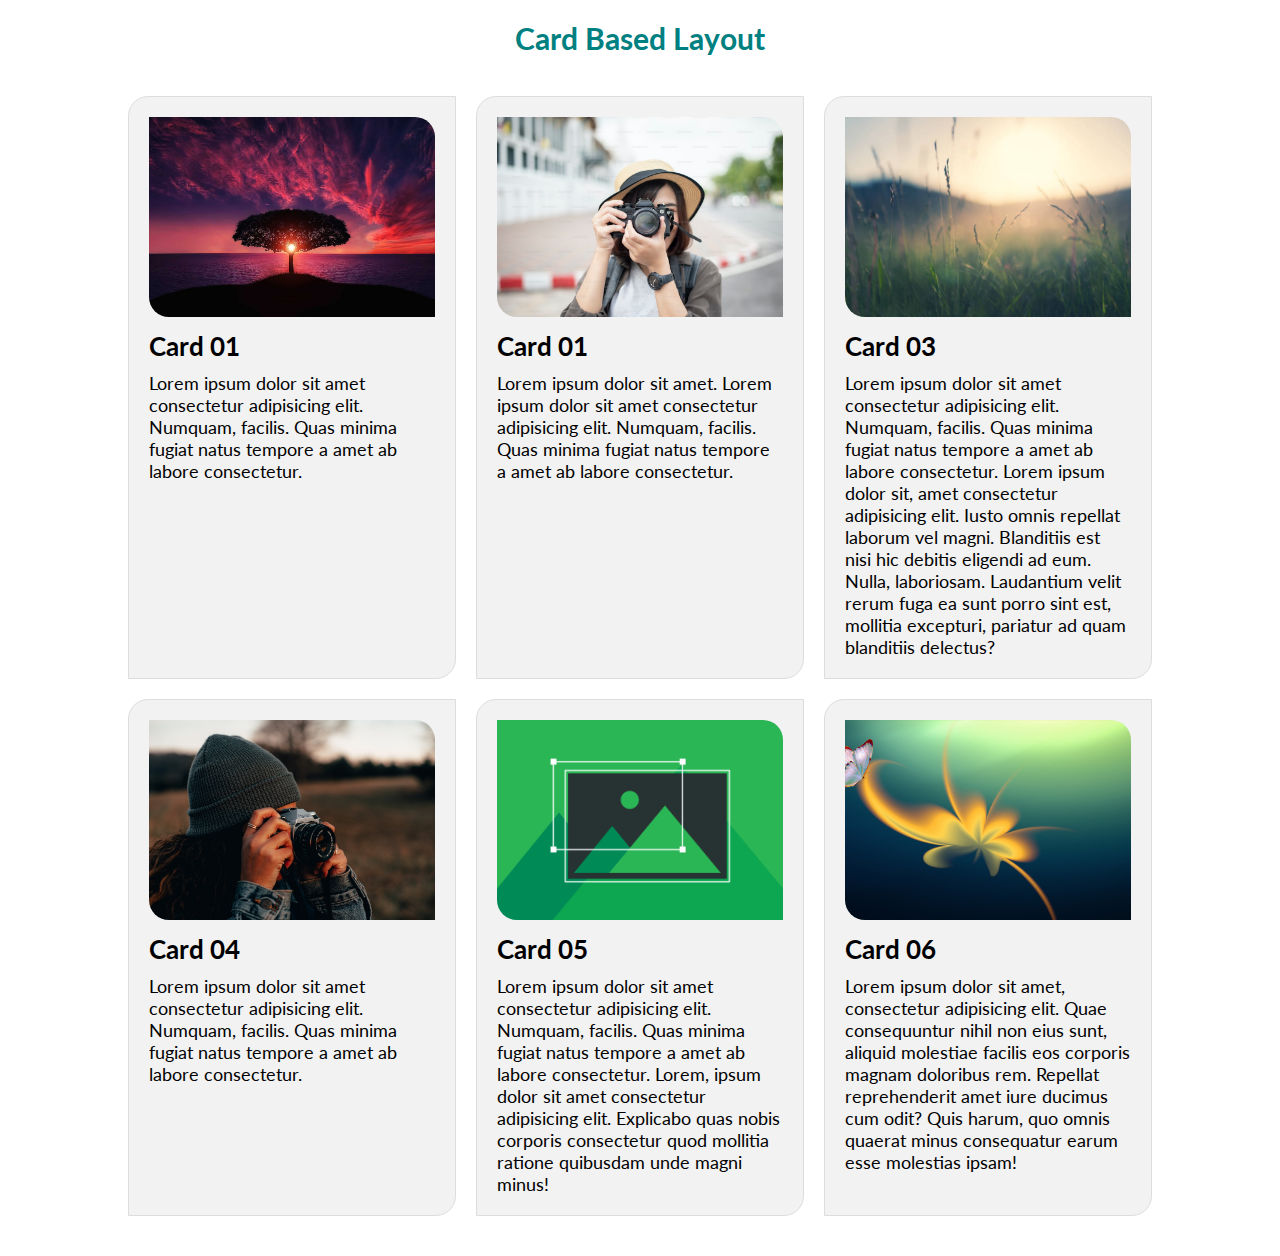
<file: projects/01.card/index.html>
<!DOCTYPE html>
<html lang="en">
<head>
    <meta charset="UTF-8">
    <meta name="viewport" content="width=device-width, initial-scale=1.0">
    <title>Card Based Layout</title>
    <link rel="stylesheet" href="assets/style/style.css">
</head>
<body>
    <div class="main">
        <h2>Card Based Layout</h2>
        <div class="cards">
            <div class="single-card">
                <img src="assets/images/01.jpg" alt="Image">
                <h4>Card 01</h4>
                <p>
                    Lorem ipsum dolor sit amet consectetur adipisicing elit. Numquam, facilis. Quas minima fugiat natus tempore a amet ab labore consectetur.
                </p>
            </div>
            <div class="single-card">
                <img src="assets/images/02.jpeg" alt="Image">
                <h4>Card 01</h4>
                <p>
                    Lorem ipsum dolor sit amet.
                    Lorem ipsum dolor sit amet consectetur adipisicing elit. Numquam, facilis. Quas minima fugiat natus tempore a amet ab labore consectetur.
                </p>
            </div>
            <div class="single-card">
                <img src="assets/images/03.jpg" alt="Image">
                <h4>Card 03</h4>
                <p>
                    Lorem ipsum dolor sit amet consectetur adipisicing elit. Numquam, facilis. Quas minima fugiat natus tempore a amet ab labore consectetur. Lorem ipsum dolor sit, amet consectetur adipisicing elit. Iusto omnis repellat laborum vel magni. Blanditiis est nisi hic debitis eligendi ad eum. Nulla, laboriosam. Laudantium velit rerum fuga ea sunt porro sint est, mollitia excepturi, pariatur ad quam blanditiis delectus?
                </p>
            </div>
            <div class="single-card">
                <img src="assets/images/04.jpeg" alt="Image">
                <h4>Card 04</h4>
                <p>
                    Lorem ipsum dolor sit amet consectetur adipisicing elit. Numquam, facilis. Quas minima fugiat natus tempore a amet ab labore consectetur.
                </p>
            </div>
            <div class="single-card">
                <img src="assets/images/05.png" alt="Image">
                <h4>Card 05</h4>
                <p>
                    Lorem ipsum dolor sit amet consectetur adipisicing elit. Numquam, facilis. Quas minima fugiat natus tempore a amet ab labore consectetur. Lorem, ipsum dolor sit amet consectetur adipisicing elit. Explicabo quas nobis corporis consectetur quod mollitia ratione quibusdam unde magni minus!
                </p>
            </div>
            <div class="single-card">
                <img src="assets/images/06.png" alt="Image">
                <h4>Card 06</h4>
                <p>
                    Lorem ipsum dolor sit amet, consectetur adipisicing elit. Quae consequuntur nihil non eius sunt, aliquid molestiae facilis eos corporis magnam doloribus rem. Repellat reprehenderit amet iure ducimus cum odit? Quis harum, quo omnis quaerat minus consequatur earum esse molestias ipsam!
                </p>
            </div>
        </div>
    </div>
</body>
</html>
</file>
<file: 01.flex-direction/app.css>
*{
    margin: 0;
    padding: 0;
    box-sizing: border-box;
}
.main{
    width: 80%;
    margin: 30px auto;
    padding: 10px;
    border: 1px solid rebeccapurple;
}
.main h1{
    text-align: center;
}
.box{
    display: flex;
    /* flex-direction: row; */
    /* flex-direction: row-reverse; */
    /* flex-direction: column; */
    flex-direction: column-reverse;
}
.single-box{
    margin: 20px;
    padding: 20px;
    background-color: orange;
}
</file>
<file: 02.flex-wrap/app.css>
*{
    margin: 0;
    padding: 0;
    box-sizing: border-box;
}
.main{
    width: 80%;
    margin: 30px auto;
    padding: 10px;
    border: 1px solid rebeccapurple;
    background-color: teal;
}
.main h1{
    text-align: center;
}
.box{
    display: flex;
    /* flex-wrap: nowrap; */
    /* flex-wrap: wrap; */
    flex-wrap: wrap-reverse;
}
.single-box{
    margin: 20px;
    padding: 20px;
    background-color: orange;
    width: 300px;
}
</file>
<file: 03.flex-flow/app.css>
*{
    margin: 0;
    padding: 0;
    box-sizing: border-box;
}
.main{
    width: 80%;
    margin: 30px auto;
    padding: 10px;
    border: 1px solid rebeccapurple;
    background-color: teal;
}
.main h1{
    text-align: center;
}
.box{
    display: flex;
    /* flex-direction: row;
    flex-wrap: wrap-reverse; */
    flex-flow: row wrap;
}
.single-box{
    margin: 20px;
    padding: 20px;
    background-color: orange;
    width: 300px;
}
</file>
<file: 04.justify-content/app.css>
*{
    margin: 0;
    padding: 0;
    box-sizing: border-box;
}
.main{
    width: 80%;
    margin: 30px auto;
    /* padding: 10px; */
    border: 1px solid rebeccapurple;
    background-color: teal;
}
.main h1{
    text-align: center;
    margin-bottom: 20px;
}
.box{
    display: flex;
    flex-flow: row wrap;
    /* justify-content: flex-start; */
    /* justify-content: center; */
    /* justify-content: flex-end; */
    /* justify-content: space-around; */
    /* justify-content: space-between; */
    justify-content: space-evenly;
}
.single-box{
    margin-bottom: 45px;
    padding: 20px;
    background-color: orange;
    width: 300px;
}
</file>
<file: 05.align-content/app.css>
*{
    margin: 0;
    padding: 0;
    box-sizing: border-box;
}
.main{
    width: 80%;
    margin: 30px auto;
    border: 1px solid rebeccapurple;
    background-color: teal;
}
.main h1{
    text-align: center;
    margin: 20px 0px;
}
.box{
    height: 950px;
    display: flex;
    flex-flow: row wrap;
    /* align-content: flex-start; */
    /* align-content: center; */
    /* align-content: flex-end; */
    /* align-content: space-around; */
    /* align-content: space-between; */
    align-content: space-evenly;
    justify-content: space-evenly;
}
.single-box{
    padding: 20px;
    background-color: orange;
    width: 300px;
}
</file>
<file: 06.align-items/app.css>
@import url('https://fonts.googleapis.com/css2?family=Lato:wght@400;900&display=swap');
*{
    margin: 0;
    padding: 0;
    box-sizing: border-box;
}
body{
    font-family: 'Lato', sans-serif;
}
.main{
    width: 80%;
    margin: 30px auto;
    border: 1px solid rebeccapurple;
    background-color: teal;
}
.main h1{
    text-align: center;
    margin: 20px 0px;
}
.box{
    padding: 30px;
    display: flex;
    justify-content: space-evenly;
    /* align-items: flex-start; */
    align-items: center;
    /* align-items: flex-end; */
    /* align-items: stretch; */
}
.single-box{
    padding: 20px;
    background-color: orange;
    width: 300px;
}
</file>
<file: 07.order/app.css>
@import url('https://fonts.googleapis.com/css2?family=Lato:wght@400;900&display=swap');
*{
    margin: 0;
    padding: 0;
    box-sizing: border-box;
}
body{
    font-family: 'Lato', sans-serif;
}
.main{
    width: 80%;
    margin: 30px auto;
    border: 1px solid rebeccapurple;
    background-color: teal;
}
.main h1{
    text-align: center;
    margin: 20px 0px;
}
.box{
    padding: 30px;
    display: flex;
    flex-flow: row wrap;
    justify-content: space-evenly;
    align-items: stretch;
}
.single-box{
    padding: 20px;
    margin-bottom: 30px;
    background-color: orange;
    width: 300px;
}
.single-box:nth-child(1){
    order: 6;
}
.single-box:nth-child(2){
    order: 4;
}
.single-box:nth-child(3){
    order: 5;
}
.single-box:nth-child(4){
    order: 1;
}
.single-box:nth-child(5){
    order: 3;
}
.single-box:nth-child(6){
    order: 2;
}
</file>
<file: 08.flex-grow/app.css>
@import url('https://fonts.googleapis.com/css2?family=Lato:wght@400;900&display=swap');
*{
    margin: 0;
    padding: 0;
    box-sizing: border-box;
}
body{
    font-family: 'Lato', sans-serif;
}
.main{
    width: 80%;
    margin: 30px auto;
    border: 1px solid rebeccapurple;
    background-color: teal;
}
.main h1{
    text-align: center;
    margin: 20px 0px;
}
.box{
    padding: 10px;
    display: flex;
    flex-wrap: wrap;
    justify-content: space-between;
}
.single-box{
    padding: 20px;
    width: 280px;
    margin: 0 10px;
    margin-bottom: 30px;
    background-color: orange;
}
.single-box:nth-child(1){
    flex-grow: 3;
}
.single-box:nth-child(2){
    flex-grow: 4;
}
.single-box:nth-child(3){
    flex-grow: 3;
}
</file>
<file: 09.flex-basis/app.css>
@import url('https://fonts.googleapis.com/css2?family=Lato:wght@400;900&display=swap');
*{
    margin: 0;
    padding: 0;
    box-sizing: border-box;
}
body{
    font-family: 'Lato', sans-serif;
}
.main{
    width: 80%;
    margin: 30px auto;
    border: 1px solid rebeccapurple;
    background-color: teal;
}
.main h1{
    text-align: center;
    margin: 20px 0px;
}
.box{
    padding: 30px;
    display: flex;
    flex-flow: row wrap;
    justify-content: space-evenly;
    align-items: stretch;
}
.single-box{
    padding: 20px;
    margin-bottom: 30px;
    background-color: orange;
    width: 300px;
}
.single-box:nth-child(1){
    flex-basis: 30%;
}
.single-box:nth-child(2){
    flex-basis: 50%;
}
.single-box:nth-child(3){
    flex-basis: 15%;
}
</file>
<file: 10.align-self/app.css>
@import url('https://fonts.googleapis.com/css2?family=Lato:wght@400;900&display=swap');
*{
    margin: 0;
    padding: 0;
    box-sizing: border-box;
}
body{
    font-family: 'Lato', sans-serif;
}
.main{
    width: 80%;
    margin: 30px auto;
    border: 1px solid rebeccapurple;
    background-color: teal;
}
.main h1{
    text-align: center;
    margin: 20px 0px;
}
.box{
    padding: 30px;
    display: flex;
    flex-flow: row wrap;
    justify-content: space-evenly;
    align-items: stretch;
}
.single-box{
    padding: 20px;
    margin-bottom: 30px;
    background-color: orange;
    width: 300px;
}
.single-box:nth-child(odd){
   align-self: flex-end;
}
</file>
<file: 11.flex-shrink/style.css>
@import url('https://fonts.googleapis.com/css2?family=Lato:wght@400;900&display=swap');
*{
    margin: 0;
    padding: 0;
    box-sizing: border-box;
}
body{
    font-family: 'Lato', sans-serif;
}
.main{
    width: 80%;
    margin: 30px auto;
}
h2{
    text-align: center;
    margin-bottom: 20px;
}
.box{
    background-color: teal;
    padding: 20px;
    display: flex;
    align-items: flex-start;
}
.single-box{
    border: 1px solid blanchedalmond;
    background-color: tomato;
    padding: 10px;
    flex-grow: 1;
}
.single-box:nth-child(2){
    flex-shrink: 2;
}
</file>
<file: 12.flex/style.css>
@import url('https://fonts.googleapis.com/css2?family=Lato:wght@400;900&display=swap');
*{
    margin: 0;
    padding: 0;
    box-sizing: border-box;
}
body{
    font-family: 'Lato', sans-serif;
}
.main{
    width: 80%;
    margin: 30px auto;
}
h2{
    text-align: center;
    margin-bottom: 20px;
}
.box{
    background-color: teal;
    padding: 20px;
    display: flex;
    flex-wrap: wrap;
    flex-direction: row-reverse;
}
.single-box{
    border: 1px solid blanchedalmond;
    background-color: tomato;
    padding: 10px;
    flex: 1 1 45%; /*(flex-grow, flex-shrink, and flex-basis)*/
    margin: 20px;
    border-radius: 10px;
}
</file>
<file: projects/01.card/assets/style/style.css>
@import url('https://fonts.googleapis.com/css2?family=Lato:wght@400;900&display=swap');
*{
    margin: 0;
    padding: 0;
    box-sizing: border-box;
}
body{
    font-family: 'Lato', sans-serif;
}
.main{
    width: 80%;
    margin: 20px auto;
}
h2{
    text-align: center;
    margin-bottom: 40px;
    font-size: 30px;
    color: teal;
}
img{
    width: 100%;
    height: 200px;
    object-fit: cover;
    border-top-right-radius: 20px;
    border-bottom-left-radius: 20px;
}
.cards{
    display: flex;
    flex-flow: row wrap;
    justify-content: space-between;
}
.single-card{
    border: 1px solid #ddd;
    padding: 20px;
    background-color: #f2f2f2;
    margin-bottom: 20px;
    flex: 0 0 32%;
    border-top-left-radius: 20px;
    border-bottom-right-radius: 20px;
}
.single-card h4{
    font-size: 26px;
    margin: 10px 0px;
}
.single-card p{
    font-size: 18px;
}
</file>
